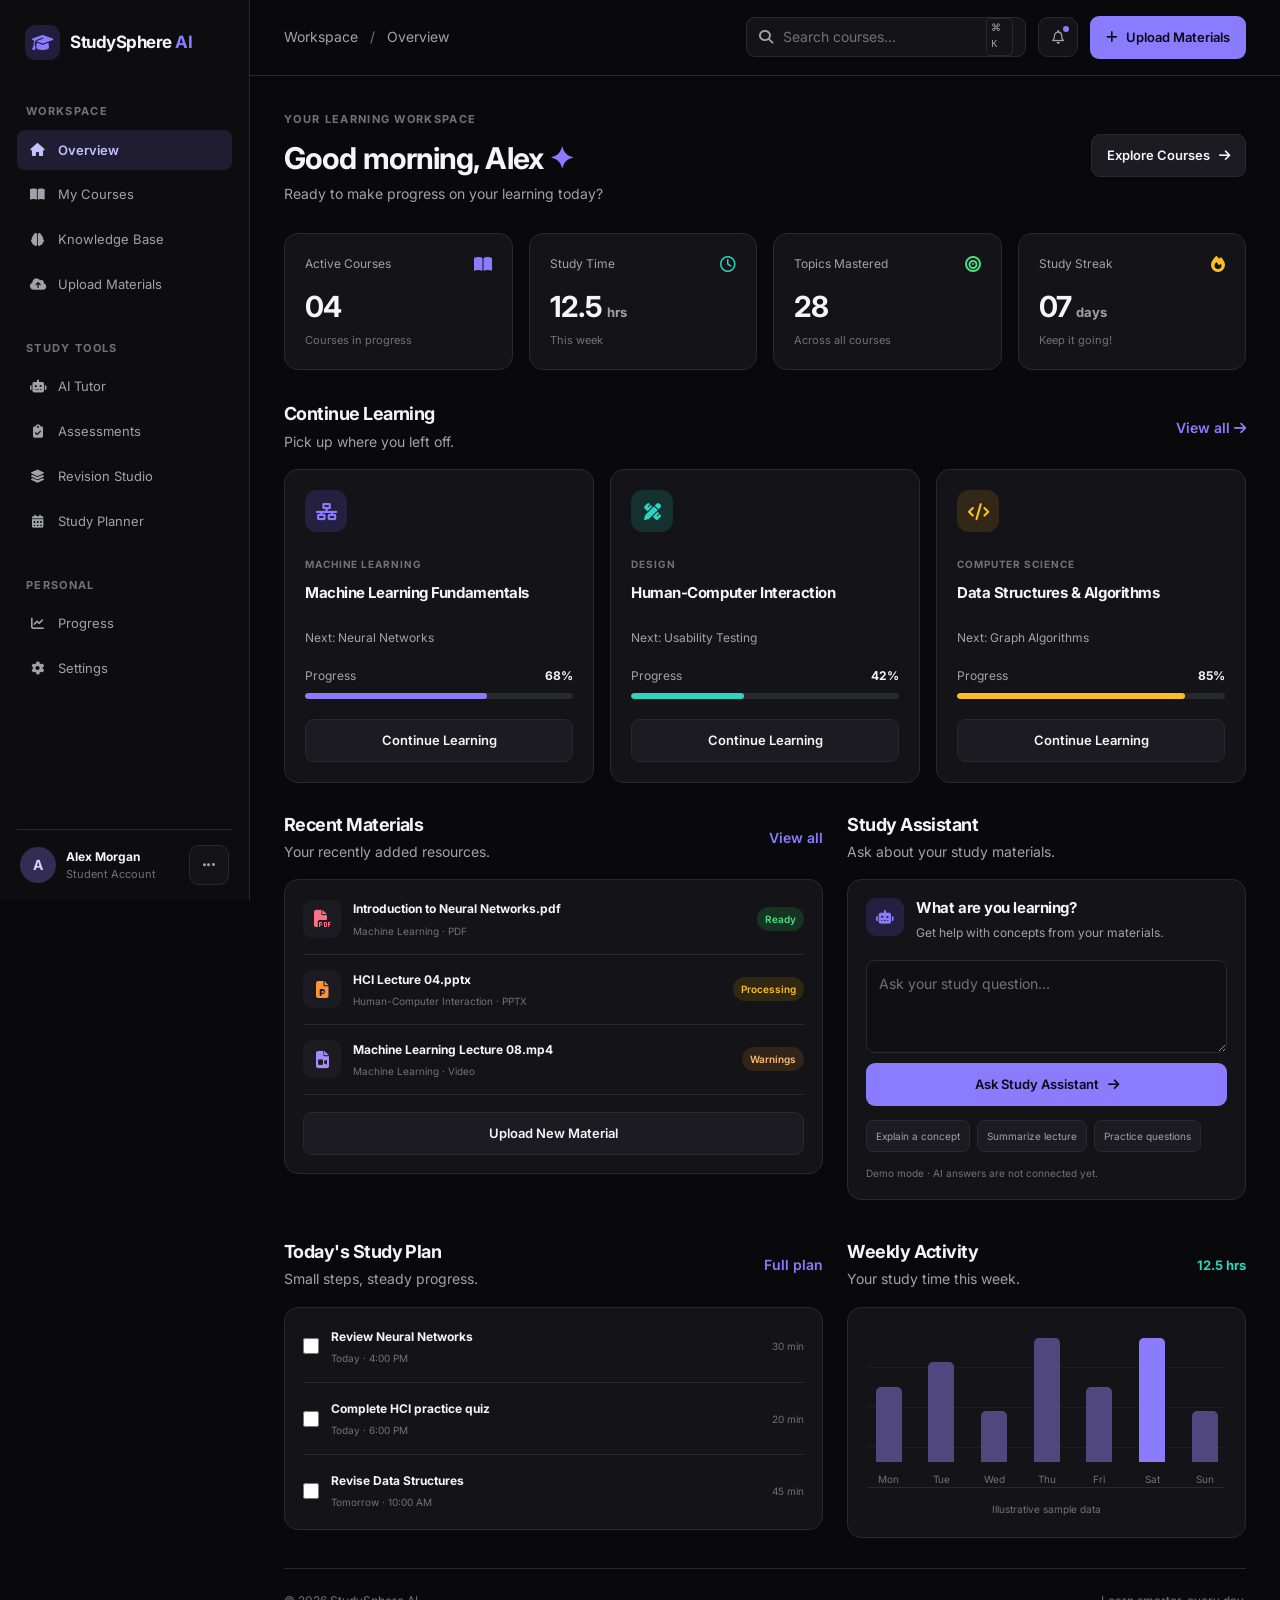
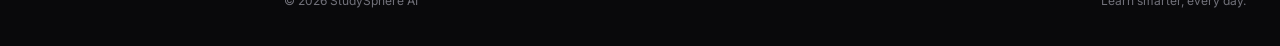
<file: Mockuplevel-fd3cc5dabdfe6b31528ff2066c61890a7e471af9/Frontend/index.html>
<!DOCTYPE html>
<html lang="en">
<head>
    <meta charset="UTF-8">
    <meta name="viewport" content="width=device-width, initial-scale=1.0">
    <title>StudySphere AI | Dashboard</title>

    <link rel="stylesheet" href="css/style.css">
    <link rel="stylesheet" href="css/component.css">
    <link rel="stylesheet" href="css/dashborard.css">
    <link rel="stylesheet" href="css/responsive.css">

    <link rel="preconnect" href="https://fonts.googleapis.com">
    <link href="https://fonts.googleapis.com/css2?family=Inter:wght@400;500;600;700&display=swap" rel="stylesheet">
    <link rel="stylesheet" href="https://cdnjs.cloudflare.com/ajax/libs/font-awesome/6.5.0/css/all.min.css">
</head>
<body>

<div class="app">

    <aside class="sidebar" id="sidebar">
        <a href="index.html" class="brand">
            <span class="brand-icon"><i class="fa-solid fa-graduation-cap"></i></span>
            <span>StudySphere<span class="accent"> AI</span></span>
        </a>

        <p class="nav-label">WORKSPACE</p>
        <nav class="nav-menu">
            <a href="index.html" class="nav-link active"><i class="fa-solid fa-house"></i> Overview</a>
            <a href="courses.html" class="nav-link"><i class="fa-solid fa-book-open"></i> My Courses</a>
            <a href="knowledge-base.html" class="nav-link"><i class="fa-solid fa-brain"></i> Knowledge Base</a>
            <a href="upload.html" class="nav-link"><i class="fa-solid fa-cloud-arrow-up"></i> Upload Materials</a>
        </nav>

        <p class="nav-label">STUDY TOOLS</p>
        <nav class="nav-menu">
            <a href="tutor.html" class="nav-link"><i class="fa-solid fa-robot"></i> AI Tutor</a>
            <a href="assessments.html" class="nav-link"><i class="fa-solid fa-clipboard-check"></i> Assessments</a>
            <a href="revision.html" class="nav-link"><i class="fa-solid fa-layer-group"></i> Revision Studio</a>
            <a href="study-planner.html" class="nav-link"><i class="fa-solid fa-calendar-days"></i> Study Planner</a>
        </nav>

        <p class="nav-label">PERSONAL</p>
        <nav class="nav-menu">
            <a href="progress.html" class="nav-link"><i class="fa-solid fa-chart-line"></i> Progress</a>
            <a href="settings.html" class="nav-link"><i class="fa-solid fa-gear"></i> Settings</a>
        </nav>

        <div class="sidebar-bottom">
            <div class="avatar">A</div>
            <div class="user-info">
                <strong>Alex Morgan</strong>
                <small>Student Account</small>
            </div>
            <a href="profile.html" class="icon-button" aria-label="Profile">
                <i class="fa-solid fa-ellipsis"></i>
            </a>
        </div>
    </aside>

    <main class="main-content">

        <header class="topbar">
            <button class="icon-button menu-toggle" id="menuToggle" aria-label="Toggle menu">
                <i class="fa-solid fa-bars"></i>
            </button>

            <div class="breadcrumb">Workspace <span>/</span> Overview</div>

            <div class="topbar-actions">
                <label class="search-box">
                    <i class="fa-solid fa-magnifying-glass"></i>
                    <input type="search" id="globalSearch" placeholder="Search courses...">
                    <kbd>⌘ K</kbd>
                </label>

                <button class="icon-button" id="notificationBtn" aria-label="Notifications">
                    <i class="fa-regular fa-bell"></i>
                    <span class="notification-dot"></span>
                </button>

                <a href="upload.html" class="btn btn-primary">
                    <i class="fa-solid fa-plus"></i> Upload Materials
                </a>
            </div>
        </header>

        <section class="dashboard">

            <div class="welcome-section">
                <div>
                    <p class="eyebrow">YOUR LEARNING WORKSPACE</p>
                    <h1>Good morning, Alex <span>✦</span></h1>
                    <p class="muted">Ready to make progress on your learning today?</p>
                </div>
                <a href="courses.html" class="btn btn-secondary">Explore Courses <i class="fa-solid fa-arrow-right"></i></a>
            </div>

            <section class="stats-grid">
                <article class="card stat-card">
                    <div class="stat-top"><span>Active Courses</span><i class="fa-solid fa-book-open purple"></i></div>
                    <h2>04</h2>
                    <p class="stat-note">Courses in progress</p>
                </article>

                <article class="card stat-card">
                    <div class="stat-top"><span>Study Time</span><i class="fa-regular fa-clock teal"></i></div>
                    <h2>12.5 <small>hrs</small></h2>
                    <p class="stat-note">This week</p>
                </article>

                <article class="card stat-card">
                    <div class="stat-top"><span>Topics Mastered</span><i class="fa-solid fa-bullseye green"></i></div>
                    <h2>28</h2>
                    <p class="stat-note">Across all courses</p>
                </article>

                <article class="card stat-card">
                    <div class="stat-top"><span>Study Streak</span><i class="fa-solid fa-fire orange"></i></div>
                    <h2>07 <small>days</small></h2>
                    <p class="stat-note">Keep it going!</p>
                </article>
            </section>

            <section class="section-block">
                <div class="section-heading">
                    <div>
                        <h2>Continue Learning</h2>
                        <p class="muted">Pick up where you left off.</p>
                    </div>
                    <a href="courses.html" class="text-link">View all <i class="fa-solid fa-arrow-right"></i></a>
                </div>

                <div class="course-grid">
                    <article class="card course-card searchable">
                        <div class="course-icon purple-bg"><i class="fa-solid fa-network-wired"></i></div>
                        <span class="course-tag">MACHINE LEARNING</span>
                        <h3>Machine Learning Fundamentals</h3>
                        <p class="muted">Next: Neural Networks</p>
                        <div class="progress-info"><span>Progress</span><strong>68%</strong></div>
                        <div class="progress-track"><div class="progress-fill purple-fill" style="width:68%"></div></div>
                        <a href="courses.html" class="btn btn-secondary full-width">Continue Learning</a>
                    </article>

                    <article class="card course-card searchable">
                        <div class="course-icon teal-bg"><i class="fa-solid fa-pen-ruler"></i></div>
                        <span class="course-tag">DESIGN</span>
                        <h3>Human-Computer Interaction</h3>
                        <p class="muted">Next: Usability Testing</p>
                        <div class="progress-info"><span>Progress</span><strong>42%</strong></div>
                        <div class="progress-track"><div class="progress-fill teal-fill" style="width:42%"></div></div>
                        <a href="courses.html" class="btn btn-secondary full-width">Continue Learning</a>
                    </article>

                    <article class="card course-card searchable">
                        <div class="course-icon orange-bg"><i class="fa-solid fa-code"></i></div>
                        <span class="course-tag">COMPUTER SCIENCE</span>
                        <h3>Data Structures & Algorithms</h3>
                        <p class="muted">Next: Graph Algorithms</p>
                        <div class="progress-info"><span>Progress</span><strong>85%</strong></div>
                        <div class="progress-track"><div class="progress-fill orange-fill" style="width:85%"></div></div>
                        <a href="courses.html" class="btn btn-secondary full-width">Continue Learning</a>
                    </article>
                </div>
            </section>

            <div class="content-grid">

                <section class="section-block">
                    <div class="section-heading">
                        <div>
                            <h2>Recent Materials</h2>
                            <p class="muted">Your recently added resources.</p>
                        </div>
                        <a href="upload.html" class="text-link">View all</a>
                    </div>

                    <div class="card materials-card">
                        <div class="material-row searchable">
                            <div class="file-icon pdf"><i class="fa-solid fa-file-pdf"></i></div>
                            <div class="material-info">
                                <strong>Introduction to Neural Networks.pdf</strong>
                                <small>Machine Learning · PDF</small>
                            </div>
                            <span class="status status-ready">Ready</span>
                        </div>

                        <div class="material-row searchable">
                            <div class="file-icon ppt"><i class="fa-solid fa-file-powerpoint"></i></div>
                            <div class="material-info">
                                <strong>HCI Lecture 04.pptx</strong>
                                <small>Human-Computer Interaction · PPTX</small>
                            </div>
                            <span class="status status-processing">Processing</span>
                        </div>

                        <div class="material-row searchable">
                            <div class="file-icon video"><i class="fa-solid fa-file-video"></i></div>
                            <div class="material-info">
                                <strong>Machine Learning Lecture 08.mp4</strong>
                                <small>Machine Learning · Video</small>
                            </div>
                            <span class="status status-warning">Warnings</span>
                        </div>

                        <a href="upload.html" class="btn btn-secondary full-width">Upload New Material</a>
                    </div>
                </section>

                <section class="section-block">
                    <div class="section-heading">
                        <div>
                            <h2>Study Assistant</h2>
                            <p class="muted">Ask about your study materials.</p>
                        </div>
                        <i class="fa-solid fa-sparkles purple"></i>
                    </div>

                    <div class="card assistant-card">
                        <div class="assistant-intro">
                            <div class="assistant-icon"><i class="fa-solid fa-robot"></i></div>
                            <div>
                                <h3>What are you learning?</h3>
                                <p class="muted">Get help with concepts from your materials.</p>
                            </div>
                        </div>

                        <form id="assistantForm">
                            <label for="assistantInput" class="sr-only">Your study question</label>
                            <textarea id="assistantInput" placeholder="Ask your study question..." rows="3" required></textarea>
                            <button type="submit" class="btn btn-primary full-width">Ask Study Assistant <i class="fa-solid fa-arrow-right"></i></button>
                        </form>

                        <div class="prompt-chips">
                            <button class="chip" data-prompt="Explain a difficult concept">Explain a concept</button>
                            <button class="chip" data-prompt="Summarize my latest lecture">Summarize lecture</button>
                            <button class="chip" data-prompt="Generate practice questions">Practice questions</button>
                        </div>

                        <div id="assistantResponse" class="assistant-response" aria-live="polite" hidden></div>
                        <p class="demo-note">Demo mode · AI answers are not connected yet.</p>
                    </div>
                </section>

            </div>

            <div class="content-grid bottom-grid">

                <section class="section-block">
                    <div class="section-heading">
                        <div>
                            <h2>Today's Study Plan</h2>
                            <p class="muted">Small steps, steady progress.</p>
                        </div>
                        <a href="study-planner.html" class="text-link">Full plan</a>
                    </div>

                    <div class="card tasks-card">
                        <label class="task-row">
                            <input type="checkbox" class="task-checkbox">
                            <span class="task-content"><strong>Review Neural Networks</strong><small>Today · 4:00 PM</small></span>
                            <span class="task-time">30 min</span>
                        </label>
                        <label class="task-row">
                            <input type="checkbox" class="task-checkbox">
                            <span class="task-content"><strong>Complete HCI practice quiz</strong><small>Today · 6:00 PM</small></span>
                            <span class="task-time">20 min</span>
                        </label>
                        <label class="task-row">
                            <input type="checkbox" class="task-checkbox">
                            <span class="task-content"><strong>Revise Data Structures</strong><small>Tomorrow · 10:00 AM</small></span>
                            <span class="task-time">45 min</span>
                        </label>
                    </div>
                </section>

                <section class="section-block">
                    <div class="section-heading">
                        <div>
                            <h2>Weekly Activity</h2>
                            <p class="muted">Your study time this week.</p>
                        </div>
                        <span class="activity-total">12.5 hrs</span>
                    </div>

                    <div class="card activity-card">
                        <div class="chart" role="img" aria-label="Study hours: Monday 1.5, Tuesday 2, Wednesday 1, Thursday 2.5, Friday 1.5, Saturday 3, Sunday 1 hour">
                            <div class="chart-column"><div class="chart-bar" style="height:50%" title="1.5 hours"></div><span>Mon</span></div>
                            <div class="chart-column"><div class="chart-bar" style="height:67%" title="2 hours"></div><span>Tue</span></div>
                            <div class="chart-column"><div class="chart-bar" style="height:34%" title="1 hour"></div><span>Wed</span></div>
                            <div class="chart-column"><div class="chart-bar" style="height:84%" title="2.5 hours"></div><span>Thu</span></div>
                            <div class="chart-column"><div class="chart-bar" style="height:50%" title="1.5 hours"></div><span>Fri</span></div>
                            <div class="chart-column"><div class="chart-bar highlighted" style="height:100%" title="3 hours"></div><span>Sat</span></div>
                            <div class="chart-column"><div class="chart-bar" style="height:34%" title="1 hour"></div><span>Sun</span></div>
                        </div>
                        <p class="demo-note">Illustrative sample data</p>
                    </div>
                </section>

            </div>

            <footer class="footer">
                <span>© 2026 StudySphere AI</span>
                <span>Learn smarter, every day.</span>
            </footer>

        </section>
    </main>
</div>

<div class="toast" id="toast" role="status" aria-live="polite"></div>

<script src="js/main.js"></script>
<script src="js/dashboard.js"></script>
</body>
</html>
</file>
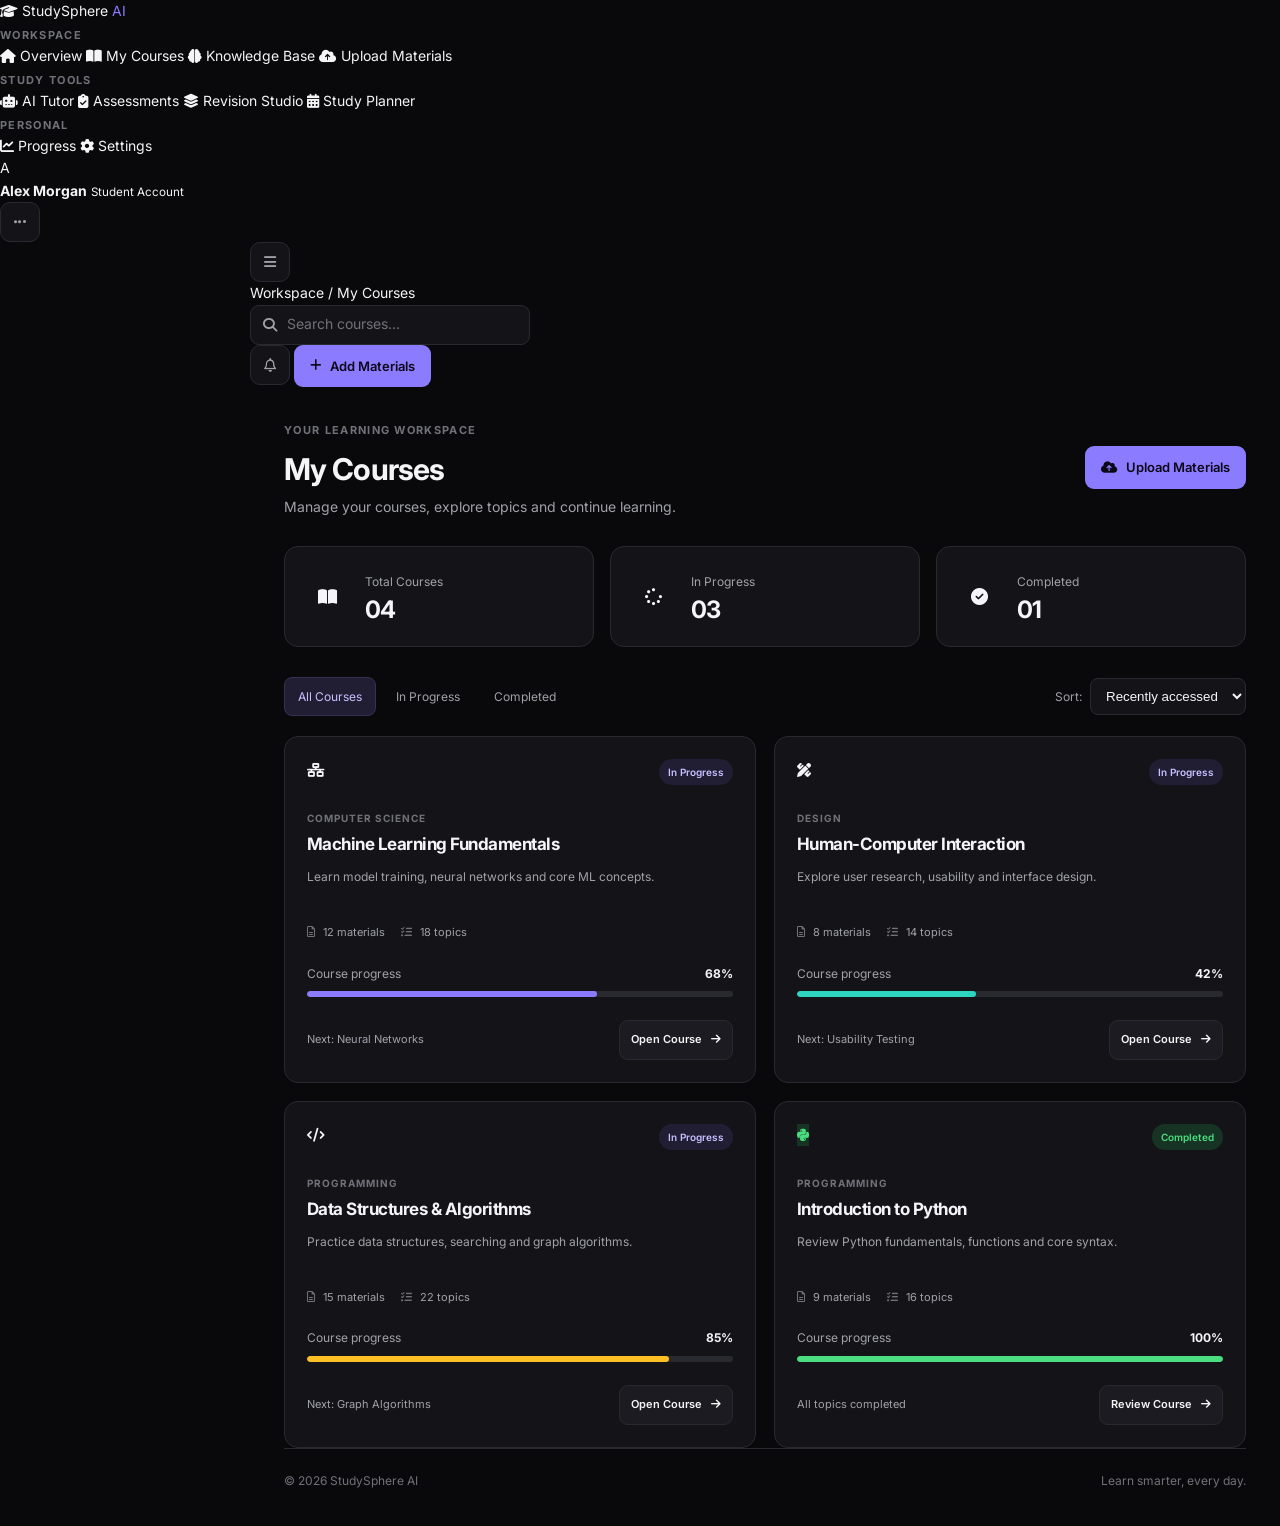
<file: Mockuplevel-fd3cc5dabdfe6b31528ff2066c61890a7e471af9/Frontend/courses.html>
<!DOCTYPE html>
<html lang="en">
<head>
    <meta charset="UTF-8">
    <meta name="viewport" content="width=device-width, initial-scale=1.0">
    <title>My Courses | StudySphere AI</title>

    <link rel="stylesheet" href="css/style.css">
    <link rel="stylesheet" href="css/component.css">
    <link rel="stylesheet" href="css/courses.css">
    <link rel="stylesheet" href="css/responsive.css">

    <link rel="preconnect" href="https://fonts.googleapis.com">
    <link href="https://fonts.googleapis.com/css2?family=Inter:wght@400;500;600;700&display=swap" rel="stylesheet">
    <link rel="stylesheet" href="https://cdnjs.cloudflare.com/ajax/libs/font-awesome/6.5.0/css/all.min.css">
</head>
<body>

<div class="app">

    <!-- SIDEBAR: shared navigation -->
    <aside class="sidebar" id="sidebar">

        <a href="index.html" class="brand">
            <span class="brand-icon"><i class="fa-solid fa-graduation-cap"></i></span>
            <span>StudySphere<span class="accent"> AI</span></span>
        </a>

        <p class="nav-label">WORKSPACE</p>
        <nav class="nav-menu">
            <a href="index.html" class="nav-link">
                <i class="fa-solid fa-house"></i> Overview
            </a>
            <a href="courses.html" class="nav-link active" aria-current="page">
                <i class="fa-solid fa-book-open"></i> My Courses
            </a>
            <a href="knowledge-base.html" class="nav-link">
                <i class="fa-solid fa-brain"></i> Knowledge Base
            </a>
            <a href="upload.html" class="nav-link">
                <i class="fa-solid fa-cloud-arrow-up"></i> Upload Materials
            </a>
        </nav>

        <p class="nav-label">STUDY TOOLS</p>
        <nav class="nav-menu">
            <a href="tutor.html" class="nav-link">
                <i class="fa-solid fa-robot"></i> AI Tutor
            </a>
            <a href="assessments.html" class="nav-link">
                <i class="fa-solid fa-clipboard-check"></i> Assessments
            </a>
            <a href="revision.html" class="nav-link">
                <i class="fa-solid fa-layer-group"></i> Revision Studio
            </a>
            <a href="study-planner.html" class="nav-link">
                <i class="fa-solid fa-calendar-days"></i> Study Planner
            </a>
        </nav>

        <p class="nav-label">PERSONAL</p>
        <nav class="nav-menu">
            <a href="progress.html" class="nav-link">
                <i class="fa-solid fa-chart-line"></i> Progress
            </a>
            <a href="settings.html" class="nav-link">
                <i class="fa-solid fa-gear"></i> Settings
            </a>
        </nav>

        <div class="sidebar-bottom">
            <div class="avatar">A</div>
            <div class="user-info">
                <strong>Alex Morgan</strong>
                <small>Student Account</small>
            </div>
            <a href="profile.html" class="icon-button" aria-label="Open profile">
                <i class="fa-solid fa-ellipsis"></i>
            </a>
        </div>
    </aside>

    <!-- MAIN CONTENT -->
    <main class="main-content">

        <header class="topbar">
            <button class="icon-button menu-toggle" id="menuToggle"
                    aria-label="Toggle navigation">
                <i class="fa-solid fa-bars"></i>
            </button>

            <div class="breadcrumb">
                <a href="index.html">Workspace</a>
                <span>/</span>
                My Courses
            </div>

            <div class="topbar-actions">
                <label class="search-box">
                    <i class="fa-solid fa-magnifying-glass"></i>
                    <input type="search" id="globalSearch"
                           placeholder="Search courses..."
                           aria-label="Search courses">
                </label>

                <button class="icon-button" id="notificationBtn"
                        aria-label="Notifications">
                    <i class="fa-regular fa-bell"></i>
                </button>

                <a href="upload.html" class="btn btn-primary">
                    <i class="fa-solid fa-plus"></i> Add Materials
                </a>
            </div>
        </header>

        <section class="courses-page">

            <!-- PAGE INTRO -->
            <div class="page-intro">
                <div>
                    <p class="eyebrow">YOUR LEARNING WORKSPACE</p>
                    <h1>My Courses</h1>
                    <p class="muted">
                        Manage your courses, explore topics and continue learning.
                    </p>
                </div>

                <a href="upload.html" class="btn btn-primary">
                    <i class="fa-solid fa-cloud-arrow-up"></i>
                    Upload Materials
                </a>
            </div>

            <!-- COURSE SUMMARY -->
            <section class="course-summary">
                <article class="card summary-card">
                    <span class="summary-icon purple-bg">
                        <i class="fa-solid fa-book-open"></i>
                    </span>
                    <div>
                        <p class="muted">Total Courses</p>
                        <h2>04</h2>
                    </div>
                </article>

                <article class="card summary-card">
                    <span class="summary-icon teal-bg">
                        <i class="fa-solid fa-spinner"></i>
                    </span>
                    <div>
                        <p class="muted">In Progress</p>
                        <h2>03</h2>
                    </div>
                </article>

                <article class="card summary-card">
                    <span class="summary-icon orange-bg">
                        <i class="fa-solid fa-circle-check"></i>
                    </span>
                    <div>
                        <p class="muted">Completed</p>
                        <h2>01</h2>
                    </div>
                </article>
            </section>

            <!-- FILTERS -->
            <div class="course-toolbar">
                <div class="filter-tabs" role="group" aria-label="Filter courses">
                    <button class="filter-tab active" data-filter="all">All Courses</button>
                    <button class="filter-tab" data-filter="progress">In Progress</button>
                    <button class="filter-tab" data-filter="completed">Completed</button>
                </div>

                <label class="sort-select">
                    <span class="muted">Sort:</span>
                    <select id="courseSort" aria-label="Sort courses">
                        <option value="default">Recently accessed</option>
                        <option value="name">Course name</option>
                        <option value="progress">Progress</option>
                    </select>
                </label>
            </div>

            <!-- COURSE CARDS -->
            <section class="courses-grid" id="coursesGrid">

                <article class="card course-item searchable"
                         data-status="progress"
                         data-name="Machine Learning Fundamentals"
                         data-progress="68">

                    <div class="course-card-top">
                        <div class="course-icon purple-bg">
                            <i class="fa-solid fa-network-wired"></i>
                        </div>
                        <span class="course-status">In Progress</span>
                    </div>

                    <p class="course-category">COMPUTER SCIENCE</p>
                    <h2>Machine Learning Fundamentals</h2>
                    <p class="muted course-description">
                        Learn model training, neural networks and core ML concepts.
                    </p>

                    <div class="course-meta">
                        <span><i class="fa-regular fa-file-lines"></i> 12 materials</span>
                        <span><i class="fa-solid fa-list-check"></i> 18 topics</span>
                    </div>

                    <div class="progress-info">
                        <span>Course progress</span><strong>68%</strong>
                    </div>
                    <div class="progress-track">
                        <div class="progress-fill purple-fill" style="width:68%"></div>
                    </div>

                    <div class="course-footer">
                        <span class="muted">Next: Neural Networks</span>
                        <a href="course-detail.html?course=ml"
                           class="btn btn-secondary">Open Course <i class="fa-solid fa-arrow-right"></i></a>
                    </div>
                </article>

                <article class="card course-item searchable"
                         data-status="progress"
                         data-name="Human-Computer Interaction"
                         data-progress="42">

                    <div class="course-card-top">
                        <div class="course-icon teal-bg">
                            <i class="fa-solid fa-pen-ruler"></i>
                        </div>
                        <span class="course-status">In Progress</span>
                    </div>

                    <p class="course-category">DESIGN</p>
                    <h2>Human-Computer Interaction</h2>
                    <p class="muted course-description">
                        Explore user research, usability and interface design.
                    </p>

                    <div class="course-meta">
                        <span><i class="fa-regular fa-file-lines"></i> 8 materials</span>
                        <span><i class="fa-solid fa-list-check"></i> 14 topics</span>
                    </div>

                    <div class="progress-info">
                        <span>Course progress</span><strong>42%</strong>
                    </div>
                    <div class="progress-track">
                        <div class="progress-fill teal-fill" style="width:42%"></div>
                    </div>

                    <div class="course-footer">
                        <span class="muted">Next: Usability Testing</span>
                        <a href="course-detail.html?course=hci"
                           class="btn btn-secondary">Open Course <i class="fa-solid fa-arrow-right"></i></a>
                    </div>
                </article>

                <article class="card course-item searchable"
                         data-status="progress"
                         data-name="Data Structures and Algorithms"
                         data-progress="85">

                    <div class="course-card-top">
                        <div class="course-icon orange-bg">
                            <i class="fa-solid fa-code"></i>
                        </div>
                        <span class="course-status">In Progress</span>
                    </div>

                    <p class="course-category">PROGRAMMING</p>
                    <h2>Data Structures & Algorithms</h2>
                    <p class="muted course-description">
                        Practice data structures, searching and graph algorithms.
                    </p>

                    <div class="course-meta">
                        <span><i class="fa-regular fa-file-lines"></i> 15 materials</span>
                        <span><i class="fa-solid fa-list-check"></i> 22 topics</span>
                    </div>

                    <div class="progress-info">
                        <span>Course progress</span><strong>85%</strong>
                    </div>
                    <div class="progress-track">
                        <div class="progress-fill orange-fill" style="width:85%"></div>
                    </div>

                    <div class="course-footer">
                        <span class="muted">Next: Graph Algorithms</span>
                        <a href="course-detail.html?course=dsa"
                           class="btn btn-secondary">Open Course <i class="fa-solid fa-arrow-right"></i></a>
                    </div>
                </article>

                <article class="card course-item searchable"
                         data-status="completed"
                         data-name="Introduction to Python"
                         data-progress="100">

                    <div class="course-card-top">
                        <div class="course-icon green-bg">
                            <i class="fa-brands fa-python"></i>
                        </div>
                        <span class="course-status completed-status">Completed</span>
                    </div>

                    <p class="course-category">PROGRAMMING</p>
                    <h2>Introduction to Python</h2>
                    <p class="muted course-description">
                        Review Python fundamentals, functions and core syntax.
                    </p>

                    <div class="course-meta">
                        <span><i class="fa-regular fa-file-lines"></i> 9 materials</span>
                        <span><i class="fa-solid fa-list-check"></i> 16 topics</span>
                    </div>

                    <div class="progress-info">
                        <span>Course progress</span><strong>100%</strong>
                    </div>
                    <div class="progress-track">
                        <div class="progress-fill green-fill" style="width:100%"></div>
                    </div>

                    <div class="course-footer">
                        <span class="muted">All topics completed</span>
                        <a href="course-detail.html?course=python"
                           class="btn btn-secondary">Review Course <i class="fa-solid fa-arrow-right"></i></a>
                    </div>
                </article>

            </section>

            <div id="emptyState" class="card empty-state" hidden>
                <i class="fa-solid fa-magnifying-glass"></i>
                <h2>No courses found</h2>
                <p class="muted">Try another search or filter.</p>
            </div>

            <footer class="footer">
                <span>© 2026 StudySphere AI</span>
                <span>Learn smarter, every day.</span>
            </footer>

        </section>
    </main>
</div>

<div class="toast" id="toast" role="status" aria-live="polite"></div>

<script src="js/main.js"></script>
<script src="js/courses.js"></script>

</body>
</html>
</file>
<file: Mockuplevel-fd3cc5dabdfe6b31528ff2066c61890a7e471af9/Frontend/css/style.css>
:root {
    --bg: #09090b;
    --sidebar: #0d0d10;
    --card: #141418;
    --elevated: #1b1b21;
    --border: #292930;
    --text: #f5f5f7;
    --muted: #a1a1aa;
    --subtle: #71717a;
    --purple: #8b7cff;
    --teal: #2dd4bf;
    --green: #4ade80;
    --orange: #fbbf24;
    --radius: 14px;
    --sidebar-width: 250px;
}

* {
    box-sizing: border-box;
    margin: 0;
    padding: 0;
}

html {
    scroll-behavior: smooth;
}

body {
    background: var(--bg);
    color: var(--text);
    font-family: "Inter", sans-serif;
    font-size: 14px;
    line-height: 1.6;
}

a {
    color: inherit;
    text-decoration: none;
}

button,
input,
textarea {
    font: inherit;
}

button {
    cursor: pointer;
}

button:focus-visible,
a:focus-visible,
input:focus-visible,
textarea:focus-visible {
    outline: 2px solid var(--purple);
    outline-offset: 3px;
}

h1, h2, h3 {
    line-height: 1.3;
    letter-spacing: -0.03em;
}

h1 { font-size: clamp(24px, 3vw, 30px); }
h2 { font-size: 18px; }
h3 { font-size: 15px; }

p { margin-top: 5px; }

.muted { color: var(--muted); }
.accent, .purple { color: var(--purple); }
.teal { color: var(--teal); }
.green { color: var(--green); }
.orange { color: var(--orange); }

.app {
    min-height: 100vh;
}

.main-content {
    margin-left: var(--sidebar-width);
    min-width: 0;
}

.dashboard {
    max-width: 1600px;
    margin: 0 auto;
    padding: 30px 34px;
}

.section-block {
    min-width: 0;
    margin-bottom: 30px;
}

.section-heading {
    display: flex;
    justify-content: space-between;
    align-items: center;
    gap: 16px;
    margin-bottom: 16px;
}

.text-link {
    color: var(--purple);
    font-weight: 600;
    white-space: nowrap;
}

.text-link:hover {
    color: #b1a7ff;
}

.eyebrow,
.nav-label {
    color: var(--subtle);
    font-size: 11px;
    font-weight: 700;
    letter-spacing: 0.12em;
}

.eyebrow {
    margin-bottom: 10px;
}

.footer {
    display: flex;
    justify-content: space-between;
    gap: 16px;
    padding: 22px 0 6px;
    color: var(--subtle);
    font-size: 12px;
    border-top: 1px solid var(--border);
}

.sr-only {
    position: absolute;
    width: 1px;
    height: 1px;
    overflow: hidden;
    clip: rect(0, 0, 0, 0);
    white-space: nowrap;
}
</file>
<file: Mockuplevel-fd3cc5dabdfe6b31528ff2066c61890a7e471af9/Frontend/css/component.css>
.card {
    background: var(--card);
    border: 1px solid var(--border);
    border-radius: var(--radius);
    padding: 20px;
    min-width: 0;
    transition: border-color 0.2s ease;
}

.card:hover {
    border-color: #3a3947;
}

.btn {
    display: inline-flex;
    align-items: center;
    justify-content: center;
    gap: 9px;
    min-height: 40px;
    padding: 10px 15px;
    border: 1px solid transparent;
    border-radius: 9px;
    font-size: 13px;
    font-weight: 600;
    transition: background 0.2s, border-color 0.2s;
}

.btn-primary {
    background: var(--purple);
    color: #0b0918;
}

.btn-primary:hover {
    background: #a095ff;
}

.btn-secondary {
    background: var(--elevated);
    color: var(--text);
    border-color: var(--border);
}

.btn-secondary:hover {
    background: #25252d;
    border-color: #454550;
}

.full-width {
    width: 100%;
}

.icon-button {
    width: 40px;
    height: 40px;
    display: inline-flex;
    justify-content: center;
    align-items: center;
    position: relative;
    border: 1px solid var(--border);
    background: var(--card);
    color: var(--muted);
    border-radius: 10px;
}

.icon-button:hover {
    color: var(--text);
    background: var(--elevated);
}

.search-box {
    height: 40px;
    width: min(280px, 25vw);
    display: flex;
    align-items: center;
    gap: 10px;
    padding: 0 12px;
    background: var(--card);
    border: 1px solid var(--border);
    border-radius: 9px;
    color: var(--muted);
}

.search-box input {
    width: 100%;
    min-width: 0;
    background: transparent;
    color: var(--text);
    border: 0;
    outline: 0;
}

.search-box input::placeholder,
textarea::placeholder {
    color: var(--subtle);
}

kbd {
    font-size: 10px;
    border: 1px solid var(--border);
    border-radius: 4px;
    padding: 2px 4px;
}

.progress-info {
    display: flex;
    justify-content: space-between;
    margin: 16px 0 8px;
    color: var(--muted);
    font-size: 12px;
}

.progress-info strong {
    color: var(--text);
}

.progress-track {
    height: 6px;
    overflow: hidden;
    border-radius: 20px;
    background: #292930;
    margin-bottom: 20px;
}

.progress-fill {
    height: 100%;
    border-radius: inherit;
}

.purple-fill { background: var(--purple); }
.teal-fill { background: var(--teal); }
.orange-fill { background: var(--orange); }

.status {
    display: inline-flex;
    align-items: center;
    border-radius: 20px;
    padding: 4px 8px;
    font-size: 10px;
    font-weight: 600;
    white-space: nowrap;
}

.status-ready {
    background: #163323;
    color: var(--green);
}

.status-processing {
    background: #302813;
    color: var(--orange);
}

.status-warning {
    background: #312419;
    color: #fdba74;
}

.toast {
    position: fixed;
    bottom: 24px;
    right: 24px;
    z-index: 100;
    padding: 12px 18px;
    background: #22222a;
    border: 1px solid #3c3c48;
    color: var(--text);
    border-radius: 10px;
    opacity: 0;
    transform: translateY(10px);
    pointer-events: none;
    transition: 0.2s ease;
}

.toast.show {
    opacity: 1;
    transform: translateY(0);
}
</file>
<file: Mockuplevel-fd3cc5dabdfe6b31528ff2066c61890a7e471af9/Frontend/css/dashborard.css>
.sidebar {
    position: fixed;
    inset: 0 auto 0 0;
    width: var(--sidebar-width);
    padding: 25px 17px 15px;
    background: var(--sidebar);
    border-right: 1px solid var(--border);
    display: flex;
    flex-direction: column;
    overflow-y: auto;
    z-index: 50;
}

.brand {
    display: flex;
    align-items: center;
    gap: 10px;
    padding: 0 8px 30px;
    font-size: 17px;
    font-weight: 700;
    letter-spacing: -0.5px;
}

.brand-icon {
    width: 35px;
    height: 35px;
    display: grid;
    place-items: center;
    color: var(--purple);
    background: #211d3b;
    border-radius: 10px;
}

.nav-label {
    margin: 13px 9px 9px;
}

.nav-menu {
    display: grid;
    gap: 4px;
    margin-bottom: 22px;
}

.nav-link {
    display: flex;
    align-items: center;
    gap: 12px;
    padding: 10px 12px;
    border-radius: 8px;
    color: var(--muted);
    font-size: 13px;
    transition: 0.2s;
}

.nav-link i {
    width: 17px;
    text-align: center;
}

.nav-link:hover {
    color: var(--text);
    background: var(--elevated);
}

.nav-link.active {
    color: #c7c0ff;
    background: #201d32;
    font-weight: 600;
}

.sidebar-bottom {
    display: flex;
    align-items: center;
    gap: 10px;
    padding: 15px 3px 0;
    margin-top: auto;
    border-top: 1px solid var(--border);
}

.avatar {
    width: 36px;
    height: 36px;
    display: grid;
    place-items: center;
    flex-shrink: 0;
    border-radius: 50%;
    background: #332c54;
    color: #d8d1ff;
    font-weight: 700;
}

.user-info {
    display: grid;
    flex: 1;
    min-width: 0;
}

.user-info strong {
    font-size: 12px;
}

.user-info small {
    color: var(--subtle);
    font-size: 11px;
}

.topbar {
    height: 76px;
    padding: 0 34px;
    border-bottom: 1px solid var(--border);
    display: flex;
    align-items: center;
    justify-content: space-between;
    gap: 20px;
}

.breadcrumb {
    color: var(--muted);
    white-space: nowrap;
}

.breadcrumb span {
    margin: 0 8px;
    color: var(--subtle);
}

.topbar-actions {
    display: flex;
    align-items: center;
    gap: 12px;
}

.notification-dot {
    position: absolute;
    top: 8px;
    right: 8px;
    width: 6px;
    height: 6px;
    background: var(--purple);
    border-radius: 50%;
}

.menu-toggle {
    display: none;
}

.welcome-section {
    display: flex;
    justify-content: space-between;
    align-items: center;
    gap: 20px;
    margin-bottom: 28px;
}

.welcome-section h1 span {
    color: var(--purple);
}

.stats-grid {
    display: grid;
    grid-template-columns: repeat(4, minmax(0, 1fr));
    gap: 16px;
    margin-bottom: 32px;
}

.stat-top {
    display: flex;
    justify-content: space-between;
    align-items: center;
    gap: 8px;
    color: var(--muted);
    font-size: 12px;
}

.stat-top i {
    font-size: 16px;
}

.stat-card h2 {
    font-size: 29px;
    margin-top: 15px;
    letter-spacing: -1px;
}

.stat-card h2 small {
    font-size: 13px;
    color: var(--muted);
    letter-spacing: 0;
}

.stat-note {
    color: var(--subtle);
    font-size: 11px;
    margin-top: 6px;
}

.course-grid {
    display: grid;
    grid-template-columns: repeat(3, minmax(0, 1fr));
    gap: 16px;
}

.course-icon {
    width: 42px;
    height: 42px;
    display: grid;
    place-items: center;
    border-radius: 12px;
    font-size: 17px;
    margin-bottom: 20px;
}

.purple-bg { background: #25203f; color: var(--purple); }
.teal-bg { background: #15312f; color: var(--teal); }
.orange-bg { background: #332718; color: var(--orange); }

.course-tag {
    color: var(--subtle);
    font-size: 10px;
    font-weight: 700;
    letter-spacing: 0.09em;
}

.course-card h3 {
    min-height: 40px;
    margin-top: 8px;
}

.course-card > .muted {
    font-size: 12px;
    min-height: 22px;
}

.content-grid {
    display: grid;
    grid-template-columns: minmax(0, 1.15fr) minmax(0, 0.85fr);
    gap: 24px;
    margin-top: 10px;
}

.materials-card {
    padding: 4px 18px 18px;
}

.material-row {
    display: flex;
    align-items: center;
    gap: 12px;
    padding: 15px 0;
    border-bottom: 1px solid var(--border);
}

.file-icon {
    width: 38px;
    height: 38px;
    flex-shrink: 0;
    display: grid;
    place-items: center;
    border-radius: 9px;
    background: var(--elevated);
    font-size: 17px;
}

.file-icon.pdf { color: #fb7185; }
.file-icon.ppt { color: #fb923c; }
.file-icon.video { color: #a78bfa; }

.material-info {
    flex: 1;
    min-width: 0;
    display: grid;
    gap: 4px;
}

.material-info strong {
    font-size: 12px;
    overflow-wrap: anywhere;
}

.material-info small {
    color: var(--subtle);
    font-size: 10px;
}

.materials-card > .btn {
    margin-top: 17px;
}

.assistant-card {
    padding: 18px;
}

.assistant-intro {
    display: flex;
    gap: 12px;
    margin-bottom: 18px;
}

.assistant-intro h3 {
    margin-bottom: 4px;
}

.assistant-intro p {
    font-size: 12px;
}

.assistant-icon {
    width: 38px;
    height: 38px;
    flex-shrink: 0;
    display: grid;
    place-items: center;
    color: var(--purple);
    background: #25203f;
    border-radius: 10px;
}

.assistant-card textarea {
    display: block;
    width: 100%;
    resize: vertical;
    min-height: 86px;
    padding: 12px;
    margin-bottom: 10px;
    border: 1px solid var(--border);
    border-radius: 9px;
    background: #101014;
    color: var(--text);
}

.prompt-chips {
    display: flex;
    flex-wrap: wrap;
    gap: 7px;
    margin-top: 14px;
}

.chip {
    padding: 7px 9px;
    border: 1px solid var(--border);
    border-radius: 7px;
    background: var(--elevated);
    color: var(--muted);
    font-size: 10px;
}

.chip:hover {
    color: var(--text);
    border-color: var(--purple);
}

.demo-note {
    color: var(--subtle);
    font-size: 10px;
    margin-top: 13px;
}

.assistant-response {
    margin-top: 14px;
    padding: 12px;
    background: #201d32;
    border: 1px solid #383154;
    border-radius: 9px;
    overflow-wrap: anywhere;
}

.assistant-response[hidden] {
    display: none;
}

.tasks-card {
    padding: 3px 18px;
}

.task-row {
    display: flex;
    align-items: center;
    gap: 12px;
    padding: 16px 0;
    cursor: pointer;
    border-bottom: 1px solid var(--border);
}

.task-row:last-child {
    border-bottom: 0;
}

.task-checkbox {
    accent-color: var(--purple);
    width: 16px;
    height: 16px;
    flex-shrink: 0;
}

.task-content {
    display: grid;
    gap: 4px;
    flex: 1;
    min-width: 0;
}

.task-content strong {
    font-size: 12px;
}

.task-content small,
.task-time {
    color: var(--subtle);
    font-size: 10px;
}

.task-row.completed .task-content strong {
    color: var(--subtle);
    text-decoration: line-through;
}

.activity-total {
    color: var(--teal);
    font-size: 13px;
    font-weight: 700;
}

.activity-card {
    min-height: 230px;
}

.chart {
    height: 160px;
    display: flex;
    align-items: flex-end;
    justify-content: space-between;
    gap: 12px;
    padding-top: 10px;
    border-bottom: 1px solid var(--border);
    background: repeating-linear-gradient(
        to top,
        transparent 0,
        transparent 39px,
        #25252c 40px
    );
}

.chart-column {
    height: 100%;
    flex: 1;
    display: flex;
    flex-direction: column;
    align-items: center;
    justify-content: flex-end;
    gap: 9px;
    min-width: 0;
}

.chart-bar {
    width: min(26px, 80%);
    min-height: 8px;
    background: #50477f;
    border-radius: 5px 5px 0 0;
    transition: background 0.2s;
}

.chart-bar:hover,
.chart-bar.highlighted {
    background: var(--purple);
}

.chart-column span {
    color: var(--subtle);
    font-size: 10px;
}

.activity-card .demo-note {
    text-align: center;
}
</file>
<file: Mockuplevel-fd3cc5dabdfe6b31528ff2066c61890a7e471af9/Frontend/css/responsive.css>
@media (max-width: 1200px) {
    .dashboard {
        padding: 25px 22px;
    }

    .topbar {
        padding: 0 22px;
    }

    .stats-grid {
        grid-template-columns: repeat(2, minmax(0, 1fr));
    }

    .course-grid {
        grid-template-columns: repeat(2, minmax(0, 1fr));
    }

    .course-card:last-child {
        grid-column: 1 / -1;
    }
}

@media (max-width: 900px) {
    :root {
        --sidebar-width: 0px;
    }

    .sidebar {
        width: 250px;
        transform: translateX(-100%);
        transition: transform 0.25s ease;
    }

    .sidebar.open {
        transform: translateX(0);
    }

    .main-content {
        margin-left: 0;
    }

    .menu-toggle {
        display: inline-flex;
        flex-shrink: 0;
    }

    .topbar {
        gap: 12px;
    }

    .content-grid {
        grid-template-columns: 1fr;
        gap: 10px;
    }

    .breadcrumb {
        margin-right: auto;
    }

    .search-box {
        width: 190px;
    }
}

@media (max-width: 600px) {
    .topbar {
        height: auto;
        min-height: 68px;
        padding: 12px 16px;
        flex-wrap: wrap;
    }

    .breadcrumb {
        font-size: 12px;
    }

    .topbar-actions {
        width: 100%;
        flex-wrap: wrap;
    }

    .search-box {
        flex: 1;
        width: auto;
        min-width: 140px;
    }

    .topbar-actions > .btn {
        flex: 1;
    }

    .dashboard {
        padding: 24px 16px;
    }

    .welcome-section {
        align-items: flex-start;
        flex-direction: column;
    }

    .stats-grid {
        gap: 10px;
    }

    .stat-card {
        padding: 14px;
    }

    .stat-card h2 {
        font-size: 24px;
    }

    .course-grid {
        grid-template-columns: 1fr;
    }

    .course-card:last-child {
        grid-column: auto;
    }

    .section-heading {
        align-items: flex-start;
    }

    .material-row {
        flex-wrap: wrap;
    }

    .material-info {
        flex-basis: calc(100% - 60px);
    }

    .status {
        margin-left: 50px;
    }

    .task-time {
        display: none;
    }

    .footer {
        flex-direction: column;
        gap: 5px;
    }
}

@media (prefers-reduced-motion: reduce) {
    *,
    *::before,
    *::after {
        scroll-behavior: auto !important;
        transition-duration: 0.01ms !important;
        animation-duration: 0.01ms !important;
    }
}
</file>
<file: Mockuplevel-fd3cc5dabdfe6b31528ff2066c61890a7e471af9/Frontend/css/courses.css>
.courses-page {
    max-width: 1600px;
    margin: 0 auto;
    padding: 30px 34px;
}

.page-intro {
    display: flex;
    justify-content: space-between;
    align-items: center;
    gap: 20px;
    margin-bottom: 28px;
}

.page-intro h1 {
    margin-bottom: 7px;
}

.course-summary {
    display: grid;
    grid-template-columns: repeat(3, minmax(0, 1fr));
    gap: 16px;
    margin-bottom: 30px;
}

.summary-card {
    display: flex;
    align-items: center;
    gap: 15px;
}

.summary-icon {
    width: 45px;
    height: 45px;
    display: grid;
    place-items: center;
    flex-shrink: 0;
    border-radius: 12px;
    font-size: 17px;
}

.summary-card p {
    font-size: 12px;
    margin-bottom: 3px;
}

.summary-card h2 {
    font-size: 24px;
}

.course-toolbar {
    display: flex;
    justify-content: space-between;
    align-items: center;
    gap: 16px;
    margin-bottom: 20px;
}

.filter-tabs {
    display: flex;
    flex-wrap: wrap;
    gap: 6px;
}

.filter-tab {
    padding: 9px 13px;
    border: 1px solid transparent;
    border-radius: 8px;
    background: transparent;
    color: var(--muted);
    font-size: 12px;
}

.filter-tab:hover {
    color: var(--text);
    background: var(--elevated);
}

.filter-tab.active {
    background: #211e34;
    border-color: #373052;
    color: #c7c0ff;
}

.sort-select {
    display: flex;
    align-items: center;
    gap: 8px;
    font-size: 12px;
}

.sort-select select {
    max-width: 190px;
    padding: 9px 11px;
    background: var(--card);
    color: var(--text);
    border: 1px solid var(--border);
    border-radius: 8px;
}

.courses-grid {
    display: grid;
    grid-template-columns: repeat(2, minmax(0, 1fr));
    gap: 18px;
}

.course-item {
    display: flex;
    flex-direction: column;
    min-width: 0;
    padding: 22px;
}

.course-card-top {
    display: flex;
    justify-content: space-between;
    align-items: flex-start;
    gap: 12px;
    margin-bottom: 20px;
}

.course-card-top .course-icon {
    margin: 0;
}

.course-status {
    background: #211e34;
    color: #c7c0ff;
    border-radius: 20px;
    padding: 5px 9px;
    font-size: 10px;
    font-weight: 600;
}

.completed-status {
    background: #163323;
    color: var(--green);
}

.course-category {
    color: var(--subtle);
    font-size: 10px;
    font-weight: 700;
    letter-spacing: 0.1em;
    margin-bottom: 7px;
}

.course-item h2 {
    font-size: 17px;
    margin-bottom: 7px;
}

.course-description {
    font-size: 12px;
    min-height: 40px;
}

.course-meta {
    display: flex;
    flex-wrap: wrap;
    gap: 16px;
    margin-top: 17px;
    color: var(--muted);
    font-size: 11px;
}

.course-meta i {
    margin-right: 5px;
    color: var(--subtle);
}

.course-item .progress-info {
    margin-top: 22px;
}

.course-footer {
    display: flex;
    align-items: center;
    justify-content: space-between;
    flex-wrap: wrap;
    gap: 12px;
    margin-top: auto;
    padding-top: 3px;
}

.course-footer .muted {
    font-size: 11px;
}

.course-footer .btn {
    font-size: 11px;
    padding: 9px 11px;
}

.green-bg {
    background: #163323;
    color: var(--green);
}

.green-fill {
    background: var(--green);
}

.empty-state {
    text-align: center;
    padding: 50px 20px;
}

.empty-state > i {
    color: var(--subtle);
    font-size: 25px;
    margin-bottom: 15px;
}

.empty-state h2 {
    margin-bottom: 8px;
}

[hidden] {
    display: none !important;
}

@media (max-width: 1200px) {
    .courses-page {
        padding: 25px 22px;
    }
}

@media (max-width: 700px) {
    .courses-page {
        padding: 22px 16px;
    }

    .page-intro {
        align-items: flex-start;
        flex-direction: column;
    }

    .course-summary {
        grid-template-columns: 1fr;
        gap: 10px;
    }

    .courses-grid {
        grid-template-columns: 1fr;
    }

    .course-toolbar {
        align-items: flex-start;
        flex-direction: column;
    }

    .course-footer {
        align-items: flex-start;
        flex-direction: column;
    }

    .course-footer .btn {
        width: 100%;
    }
}
</file>
